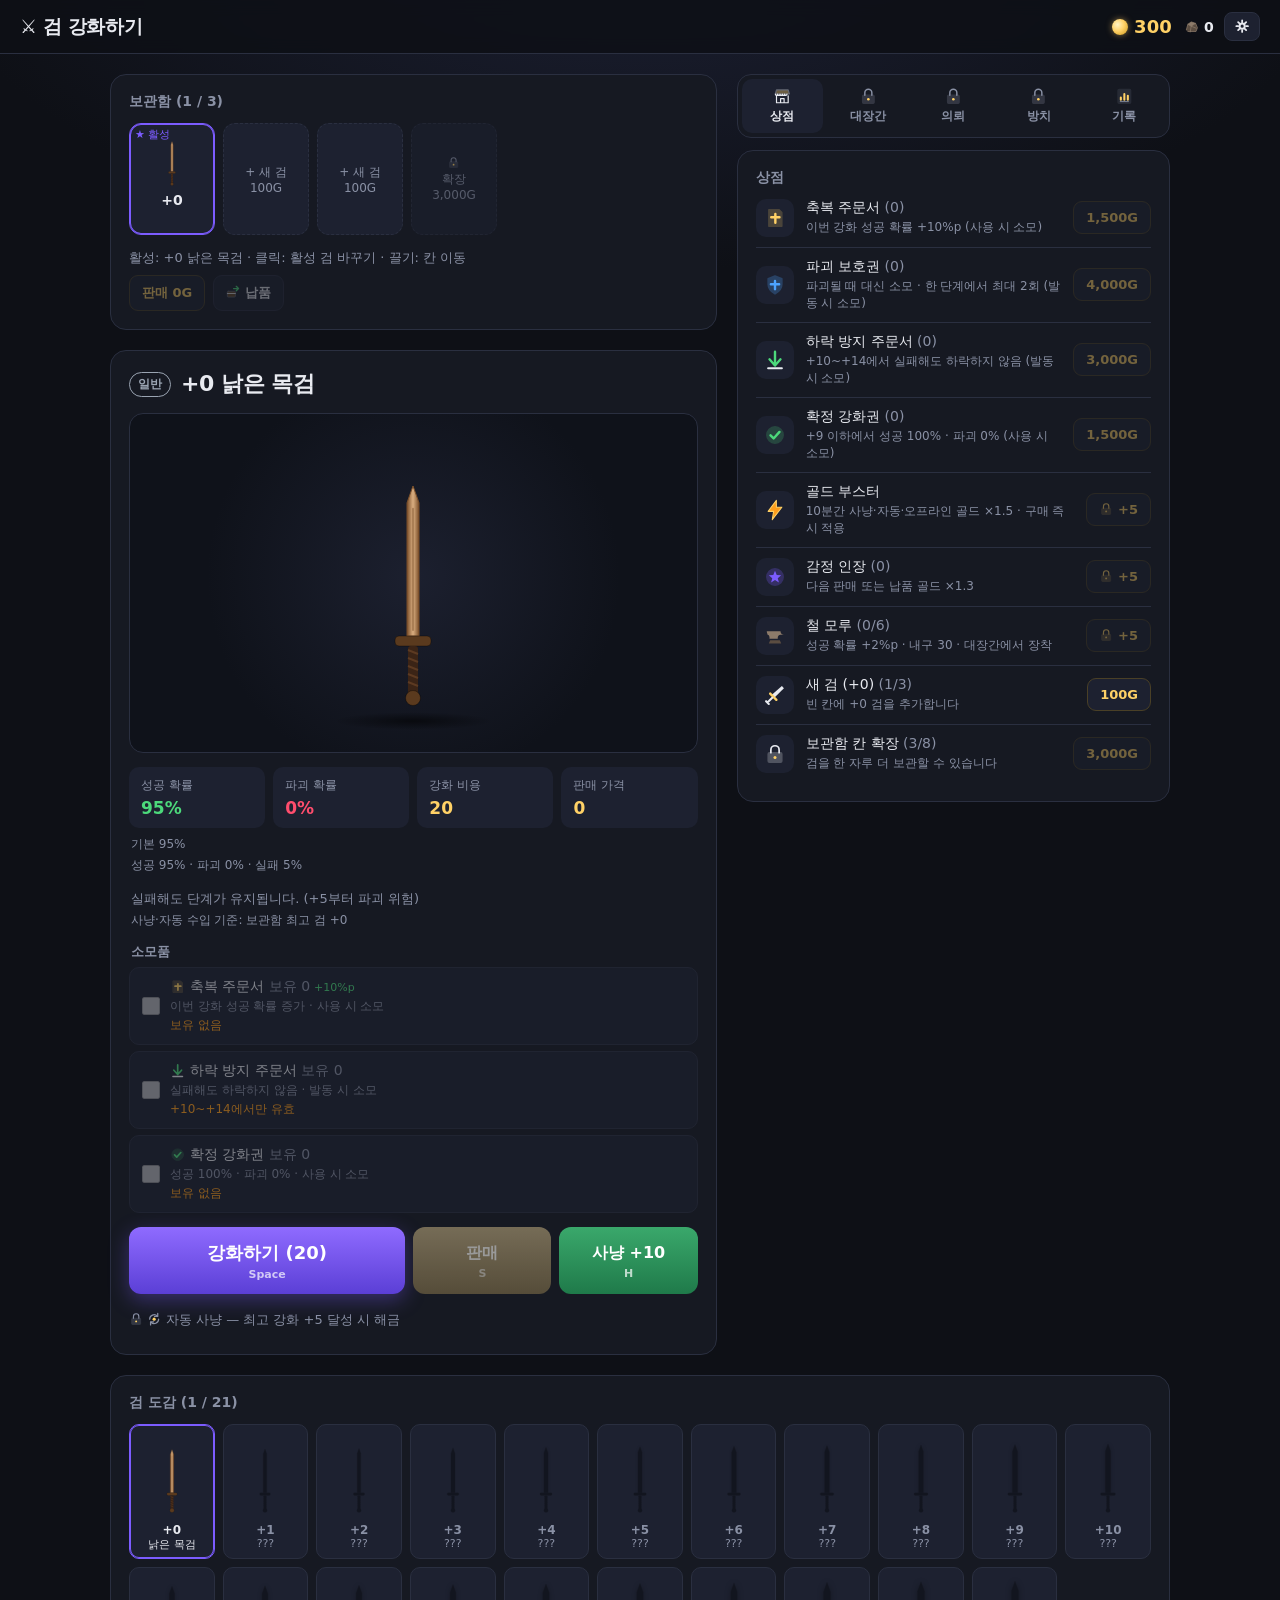
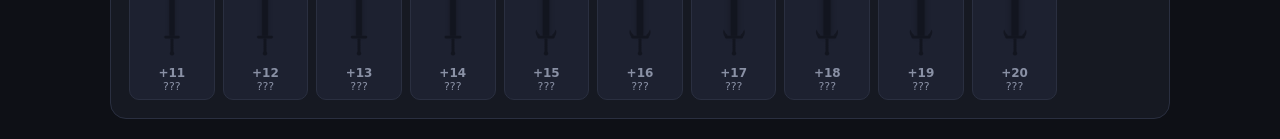
<file: index.html>
<!doctype html>
<html lang="ko">
<head>
<meta charset="utf-8">
<meta name="viewport" content="width=device-width, initial-scale=1">
<title>검 강화하기</title>
<link rel="stylesheet" href="css/style.css">
</head>
<body>

<header>
  <div class="logo">⚔️ 검 강화하기</div>
  <!-- 마지막 저장 시도가 실패한 동안 지속 배지(문구는 js/view.js) -->
  <span class="badge bad save-badge" id="saveBadge" role="status" hidden></span>
  <!-- 진행 중인 시간 이벤트 칩과 상세 팝오버(내용은 js/view.js). 이벤트가 없으면 숨김 -->
  <span class="event-wrap" id="eventWrap" hidden>
    <button class="event-chip" id="eventChip" aria-haspopup="dialog" aria-expanded="false" aria-controls="eventPop" hidden></button>
    <div class="popover event-pop" id="eventPop" hidden></div>
  </span>
  <!-- 보유한 가장 높은 단계 기념비(장식, 문구는 js/view.js) -->
  <span class="badge monument-badge" id="monumentBadge" hidden></span>
  <!-- 현재 칭호(업적 보상, 장식). 문구는 js/view.js -->
  <span class="title-badge" id="titleBadge" hidden></span>
  <div class="spacer"></div>
  <!-- 자원바·설정 묶음: 헤더가 줄바꿈하면 둘이 함께 오른쪽 끝에 붙는다(설정만 홀로 왼쪽에 떨어지지 않음) -->
  <div class="header-end">
    <div class="resbar">
      <div class="gold" id="goldBox"><span class="coin"></span><span id="gold">0</span></div>
      <div class="res-other" id="resOther"></div>
    </div>
    <div class="settings-wrap">
      <button class="icon-btn" id="btnSettings" title="설정">⚙️</button>
      <div class="popover" id="settingsPop" hidden>
        <label><input type="checkbox" id="setSound"> 🔊 소리</label>
        <label><input type="checkbox" id="setSkip"> ⏩ 강화 연출 건너뛰기</label>
        <button class="small-btn" id="btnReset" title="처음부터 다시">초기화</button>
        <!-- 게임 버전(C.VERSION, 문구는 js/view.js). 배포 뒤 새로고침 반영 확인용 -->
        <p class="muted app-version" id="appVersion"></p>
      </div>
    </div>
  </div>
  <!-- 보호 모드 배너: 닫을 수 없음. 헤더 안에 두어 항상 보이고, 탭 잠금 때 헤더와 함께 inert·잠금 화면 아래에 놓인다 -->
  <div class="save-guard" id="saveGuard" role="alert" hidden></div>
</header>

<main>
  <!-- 오른쪽 패널의 sticky 범위를 이 묶음으로 한정한다(아래 검 도감 카드를 가리지 않게) -->
  <div class="play">
    <div class="main-col">
      <section class="card">
        <h2>보관함 <span id="slotCount"></span></h2>
        <div class="strip" id="strip"></div>
        <div class="strip-actions" id="stripActions"></div>
      </section>

      <section class="card">
        <div class="title-row">
          <span class="rarity" id="rarity">일반</span>
          <span class="sword-name" id="swordName">+0 낡은 목검</span>
        </div>
        <p class="trait-line" id="traitLine" hidden></p>

        <div class="stage" id="stage">
          <div class="floor"></div>
          <div class="float"><div id="sword"></div></div>
          <canvas id="fx"></canvas>
          <div id="flash"></div>
          <div id="result"></div>
          <div class="stage-empty" id="stageEmpty" hidden></div>
        </div>

        <div class="info">
          <div><span>성공 확률</span><b id="vSucc" style="color:var(--good)">-</b><span class="gauge-line" id="gaugeLine" hidden></span></div>
          <div><span>파괴 확률</span><b id="vDest" style="color:var(--bad)">-</b> <span class="badge bad" id="destWarn" hidden>⚠ 보호 불가</span></div>
          <div><span>강화 비용</span><b id="vCost" style="color:var(--gold)">-</b></div>
          <div><span>판매 가격</span><b id="vSell" style="color:var(--gold)">-</b></div>
        </div>
        <div class="breakdown" id="breakdown"></div>
        <div class="odds-split" id="oddsSplit"></div>
        <div class="pity-gauge" id="pityLine"></div>
        <p class="note" id="note"></p>
        <p class="income-note" id="incomeNote"></p>

        <h3 class="tray-title">소모품</h3>
        <div class="tray" id="tray"></div>

        <div class="actions">
          <button class="btn btn-enhance" id="btnEnhance">강화하기<kbd id="enhanceSub">Space</kbd></button>
          <button class="btn btn-sell" id="btnSell">판매<kbd>S</kbd></button>
          <button class="btn btn-hunt" id="btnHunt">사냥<kbd id="huntSub">H</kbd></button>
        </div>
        <div class="auto-row" id="autoRow"></div>
      </section>
    </div>

    <aside class="side">
      <nav class="tabbar" id="tabbar"></nav>
      <section class="card tab-panel" data-panel="shop"><h2>상점</h2><div class="panel-body"></div></section>
      <section class="card tab-panel" data-panel="forge" hidden><h2>대장간</h2><div class="panel-body"></div></section>
      <section class="card tab-panel" data-panel="quests" hidden><h2>납품 의뢰</h2><div class="panel-body"></div></section>
      <section class="card tab-panel" data-panel="idle" hidden><h2>방치</h2><div class="panel-body"></div></section>
      <section class="card tab-panel" data-panel="records" hidden>
        <h2>기록 <span class="title-tag" id="recordsTitle" hidden></span></h2>
        <!-- 섹션 순서: 환생(m2-rebirth §7, 맨 위) → 일일 과제 → 통계 → 숙련 → 기념비 → (로그) → 업적 (m2-achievements §12) -->
        <div class="rebirth-section" id="rebirthSection"></div>
        <div class="daily-section" id="dailySection"></div>
        <h2 class="rec-sec">통계</h2>
        <div class="stats" id="statsGrid"></div>
        <h2 style="margin-top:16px"><span id="masteryHeadIcon" aria-hidden="true"></span> 숙련 <span class="muted">(+15~+19 단계별 성공 기록)</span></h2>
        <ul class="mastery-list" id="masteryList"></ul>
        <h2 style="margin-top:16px">기념비 <span class="muted" id="monumentCount"></span></h2>
        <div class="monuments" id="monumentList"></div>
        <h2 style="margin-top:16px">로그</h2>
        <ul id="log"></ul>
        <div class="ach-section" id="achSection"></div>
      </section>
    </aside>
  </div>

  <section class="card full">
    <h2>검 도감 <span id="foundCount"></span></h2>
    <div class="collection" id="collection"></div>
  </section>
</main>

<div id="toasts"></div>
<div id="banner"><div class="inner"><div class="big" id="bannerBig"></div><div class="sub" id="bannerSub"></div></div></div>
<div id="modal" hidden></div>
<div id="tabLock" hidden>
  <div class="sheet">
    <h3>다른 탭에서 게임이 실행 중입니다</h3>
    <p>저장이 서로 덮어쓰이지 않도록 이 탭을 멈췄습니다. 다른 탭을 닫았거나 이 탭에서 이어서 하려면 아래 버튼을 누르세요. 누르면 다른 탭이 멈춥니다.</p>
    <button class="small-btn gold" id="btnTakeover">이 탭에서 계속하기</button>
  </div>
</div>

<!-- 규칙 모듈(node 테스트와 공용) → 화면 모듈 → 컨트롤러 순서로 로드. file:// 에서도 동작하도록 ES 모듈을 쓰지 않는다 -->
<script src="js/constants.js"></script>
<script src="js/events.js"></script>
<script src="js/rules.js"></script>
<script src="js/forge.js"></script>
<script src="js/idle.js"></script>
<script src="js/quests.js"></script>
<script src="js/save.js"></script>
<script src="js/rebirth.js"></script>
<script src="js/achievements.js"></script>
<!-- 콘텐츠 팀 아이콘·효과음(없어도 이모지·합성음으로 동작) -->
<script src="assets/m1-icons.js"></script>
<script src="assets/m2-icons.js"></script>
<script src="assets/m1-sfx.js"></script>
<script src="js/audio.js"></script>
<script src="js/fx.js"></script>
<script src="js/view.js"></script>
<script src="js/strip-drag.js"></script>
<script src="js/tab-guard.js"></script>
<script src="js/main.js"></script>
</body>
</html>
</file>
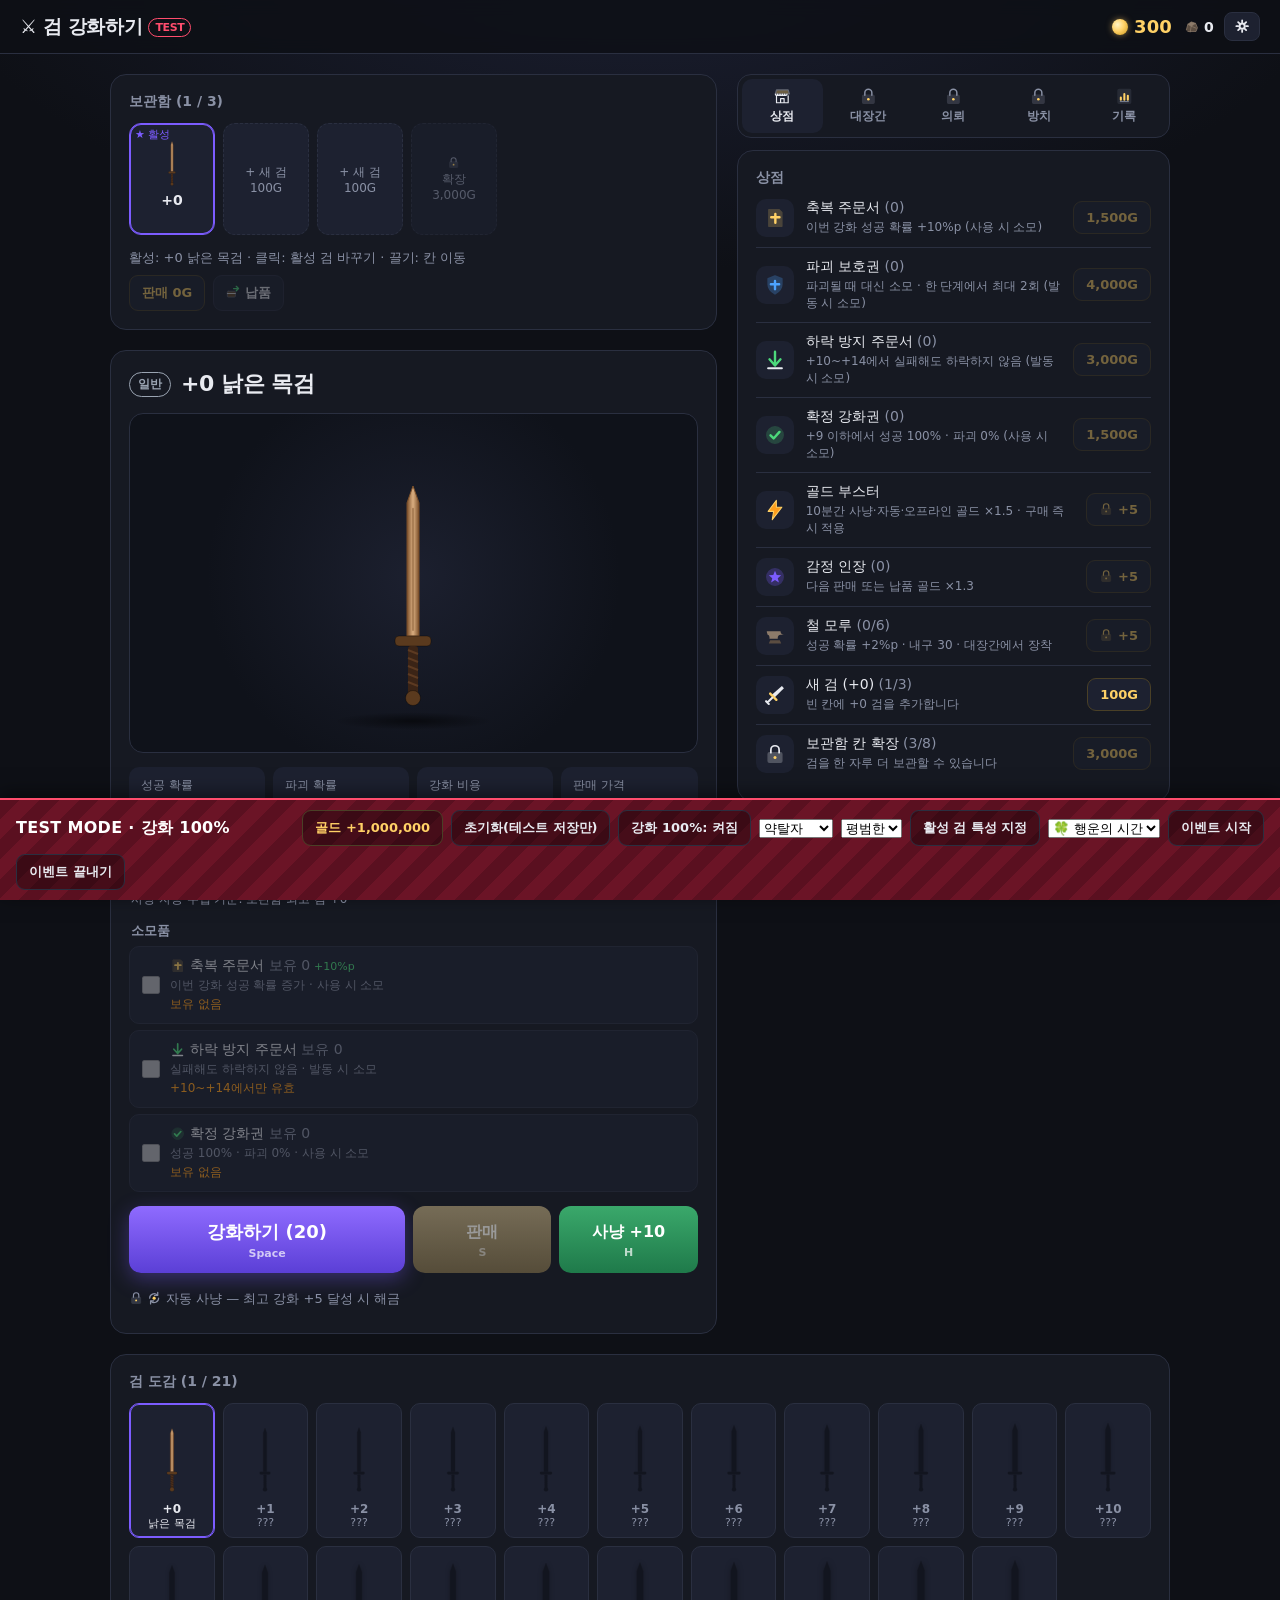
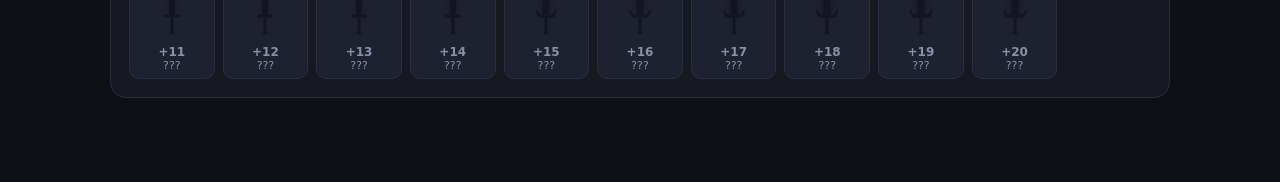
<file: test.html>
<!doctype html>
<html lang="ko">
<head>
<meta charset="utf-8">
<meta name="viewport" content="width=device-width, initial-scale=1">
<title>[TEST] 검 강화하기 · 강화 100%</title>
<link rel="stylesheet" href="css/style.css">
<link rel="stylesheet" href="css/test-mode.css">
</head>
<body class="test-mode">
<!-- 테스트 페이지: 실제 게임 스크립트를 그대로 쓰되 js/test-mode.js 설정으로 강화 100%, 저장 키 sword-enhance-test (실제 저장과 분리) -->
<div id="testBar" role="status">
  <span id="testBannerText">TEST MODE · 강화 100%</span>
  <button class="small-btn gold" data-act="testGold">골드 +1,000,000</button>
  <button class="small-btn" data-act="testReset">초기화(테스트 저장만)</button>
  <button class="small-btn" data-act="testToggleForce" id="btnTestForce">강화 100%: 켜짐</button>
  <!-- 활성 검 특성 지정(SG.rules.setTrait). 선택지는 js/test-panel.js가 상수로 채운다 -->
  <select id="testTraitKind" aria-label="특성 종류"></select>
  <select id="testTraitTier" aria-label="특성 등급"></select>
  <button class="small-btn" data-act="testSetTrait">활성 검 특성 지정</button>
  <!-- 시간 이벤트 지정(테스트 전용 SG.events.setEvent, m2-events AC 50). 선택지는 js/test-panel.js가 상수로 채운다 -->
  <select id="testEventId" aria-label="시간 이벤트"></select>
  <button class="small-btn" data-act="testSetEvent">이벤트 시작</button>
  <button class="small-btn" data-act="testEndEvent">이벤트 끝내기</button>
</div>

<header>
  <div class="logo">⚔️ 검 강화하기 <span class="badge bad">TEST</span></div>
  <!-- 마지막 저장 시도가 실패한 동안 지속 배지(문구는 js/view.js) -->
  <span class="badge bad save-badge" id="saveBadge" role="status" hidden></span>
  <!-- 진행 중인 시간 이벤트 칩과 상세 팝오버(내용은 js/view.js). 이벤트가 없으면 숨김 -->
  <span class="event-wrap" id="eventWrap" hidden>
    <button class="event-chip" id="eventChip" aria-haspopup="dialog" aria-expanded="false" aria-controls="eventPop" hidden></button>
    <div class="popover event-pop" id="eventPop" hidden></div>
  </span>
  <!-- 보유한 가장 높은 단계 기념비(장식, 문구는 js/view.js) -->
  <span class="badge monument-badge" id="monumentBadge" hidden></span>
  <!-- 현재 칭호(업적 보상, 장식). 문구는 js/view.js -->
  <span class="title-badge" id="titleBadge" hidden></span>
  <div class="spacer"></div>
  <!-- 자원바·설정 묶음: 헤더가 줄바꿈하면 둘이 함께 오른쪽 끝에 붙는다(설정만 홀로 왼쪽에 떨어지지 않음) -->
  <div class="header-end">
    <div class="resbar">
      <div class="gold" id="goldBox"><span class="coin"></span><span id="gold">0</span></div>
      <div class="res-other" id="resOther"></div>
    </div>
    <div class="settings-wrap">
      <button class="icon-btn" id="btnSettings" title="설정">⚙️</button>
      <div class="popover" id="settingsPop" hidden>
        <label><input type="checkbox" id="setSound"> 🔊 소리</label>
        <label><input type="checkbox" id="setSkip"> ⏩ 강화 연출 건너뛰기</label>
        <button class="small-btn" id="btnReset" title="처음부터 다시">초기화</button>
        <!-- 게임 버전(C.VERSION, 문구는 js/view.js). 배포 뒤 새로고침 반영 확인용 -->
        <p class="muted app-version" id="appVersion"></p>
      </div>
    </div>
  </div>
  <!-- 보호 모드 배너: 닫을 수 없음. 헤더 안에 두어 항상 보이고, 탭 잠금 때 헤더와 함께 inert·잠금 화면 아래에 놓인다 -->
  <div class="save-guard" id="saveGuard" role="alert" hidden></div>
</header>

<main>
  <!-- 오른쪽 패널의 sticky 범위를 이 묶음으로 한정한다(아래 검 도감 카드를 가리지 않게) -->
  <div class="play">
    <div class="main-col">
      <section class="card">
        <h2>보관함 <span id="slotCount"></span></h2>
        <div class="strip" id="strip"></div>
        <div class="strip-actions" id="stripActions"></div>
      </section>

      <section class="card">
        <div class="title-row">
          <span class="rarity" id="rarity">일반</span>
          <span class="sword-name" id="swordName">+0 낡은 목검</span>
        </div>
        <p class="trait-line" id="traitLine" hidden></p>

        <div class="stage" id="stage">
          <div class="floor"></div>
          <div class="float"><div id="sword"></div></div>
          <canvas id="fx"></canvas>
          <div id="flash"></div>
          <div id="result"></div>
          <div class="stage-empty" id="stageEmpty" hidden></div>
        </div>

        <div class="info">
          <div><span>성공 확률</span><b id="vSucc" style="color:var(--good)">-</b><span class="gauge-line" id="gaugeLine" hidden></span></div>
          <div><span>파괴 확률</span><b id="vDest" style="color:var(--bad)">-</b> <span class="badge bad" id="destWarn" hidden>⚠ 보호 불가</span></div>
          <div><span>강화 비용</span><b id="vCost" style="color:var(--gold)">-</b></div>
          <div><span>판매 가격</span><b id="vSell" style="color:var(--gold)">-</b></div>
        </div>
        <div class="breakdown" id="breakdown"></div>
        <div class="odds-split" id="oddsSplit"></div>
        <div class="pity-gauge" id="pityLine"></div>
        <p class="note" id="note"></p>
        <p class="income-note" id="incomeNote"></p>

        <h3 class="tray-title">소모품</h3>
        <div class="tray" id="tray"></div>

        <div class="actions">
          <button class="btn btn-enhance" id="btnEnhance">강화하기<kbd id="enhanceSub">Space</kbd></button>
          <button class="btn btn-sell" id="btnSell">판매<kbd>S</kbd></button>
          <button class="btn btn-hunt" id="btnHunt">사냥<kbd id="huntSub">H</kbd></button>
        </div>
        <div class="auto-row" id="autoRow"></div>
      </section>
    </div>

    <aside class="side">
      <nav class="tabbar" id="tabbar"></nav>
      <section class="card tab-panel" data-panel="shop"><h2>상점</h2><div class="panel-body"></div></section>
      <section class="card tab-panel" data-panel="forge" hidden><h2>대장간</h2><div class="panel-body"></div></section>
      <section class="card tab-panel" data-panel="quests" hidden><h2>납품 의뢰</h2><div class="panel-body"></div></section>
      <section class="card tab-panel" data-panel="idle" hidden><h2>방치</h2><div class="panel-body"></div></section>
      <section class="card tab-panel" data-panel="records" hidden>
        <h2>기록 <span class="title-tag" id="recordsTitle" hidden></span></h2>
        <!-- 섹션 순서: 환생(m2-rebirth §7, 맨 위) → 일일 과제 → 통계 → 숙련 → 기념비 → (로그) → 업적 (m2-achievements §12) -->
        <div class="rebirth-section" id="rebirthSection"></div>
        <div class="daily-section" id="dailySection"></div>
        <h2 class="rec-sec">통계</h2>
        <div class="stats" id="statsGrid"></div>
        <h2 style="margin-top:16px"><span id="masteryHeadIcon" aria-hidden="true"></span> 숙련 <span class="muted">(+15~+19 단계별 성공 기록)</span></h2>
        <ul class="mastery-list" id="masteryList"></ul>
        <h2 style="margin-top:16px">기념비 <span class="muted" id="monumentCount"></span></h2>
        <div class="monuments" id="monumentList"></div>
        <h2 style="margin-top:16px">로그</h2>
        <ul id="log"></ul>
        <div class="ach-section" id="achSection"></div>
      </section>
    </aside>
  </div>

  <section class="card full">
    <h2>검 도감 <span id="foundCount"></span></h2>
    <div class="collection" id="collection"></div>
  </section>
</main>

<div id="toasts"></div>
<div id="banner"><div class="inner"><div class="big" id="bannerBig"></div><div class="sub" id="bannerSub"></div></div></div>
<div id="modal" hidden></div>
<div id="tabLock" hidden>
  <div class="sheet">
    <h3>다른 탭에서 게임이 실행 중입니다</h3>
    <p>저장이 서로 덮어쓰이지 않도록 이 탭을 멈췄습니다. 다른 탭을 닫았거나 이 탭에서 이어서 하려면 아래 버튼을 누르세요. 누르면 다른 탭이 멈춥니다.</p>
    <button class="small-btn gold" id="btnTakeover">이 탭에서 계속하기</button>
  </div>
</div>

<!-- 규칙 모듈(node 테스트와 공용) → 화면 모듈 → 컨트롤러 순서로 로드. file:// 에서도 동작하도록 ES 모듈을 쓰지 않는다 -->
<!-- 테스트 설정은 constants.js보다 먼저 -->
<script src="js/test-mode.js"></script>
<script src="js/constants.js"></script>
<script src="js/events.js"></script>
<script src="js/rules.js"></script>
<script src="js/forge.js"></script>
<script src="js/idle.js"></script>
<script src="js/quests.js"></script>
<script src="js/save.js"></script>
<script src="js/rebirth.js"></script>
<script src="js/achievements.js"></script>
<!-- 콘텐츠 팀 아이콘·효과음(없어도 이모지·합성음으로 동작) -->
<script src="assets/m1-icons.js"></script>
<script src="assets/m2-icons.js"></script>
<script src="assets/m1-sfx.js"></script>
<script src="js/audio.js"></script>
<script src="js/fx.js"></script>
<script src="js/view.js"></script>
<script src="js/strip-drag.js"></script>
<script src="js/tab-guard.js"></script>
<!-- 테스트 조작판은 main.js보다 먼저 등록 -->
<script src="js/test-panel.js"></script>
<script src="js/main.js"></script>
</body>
</html>
</file>
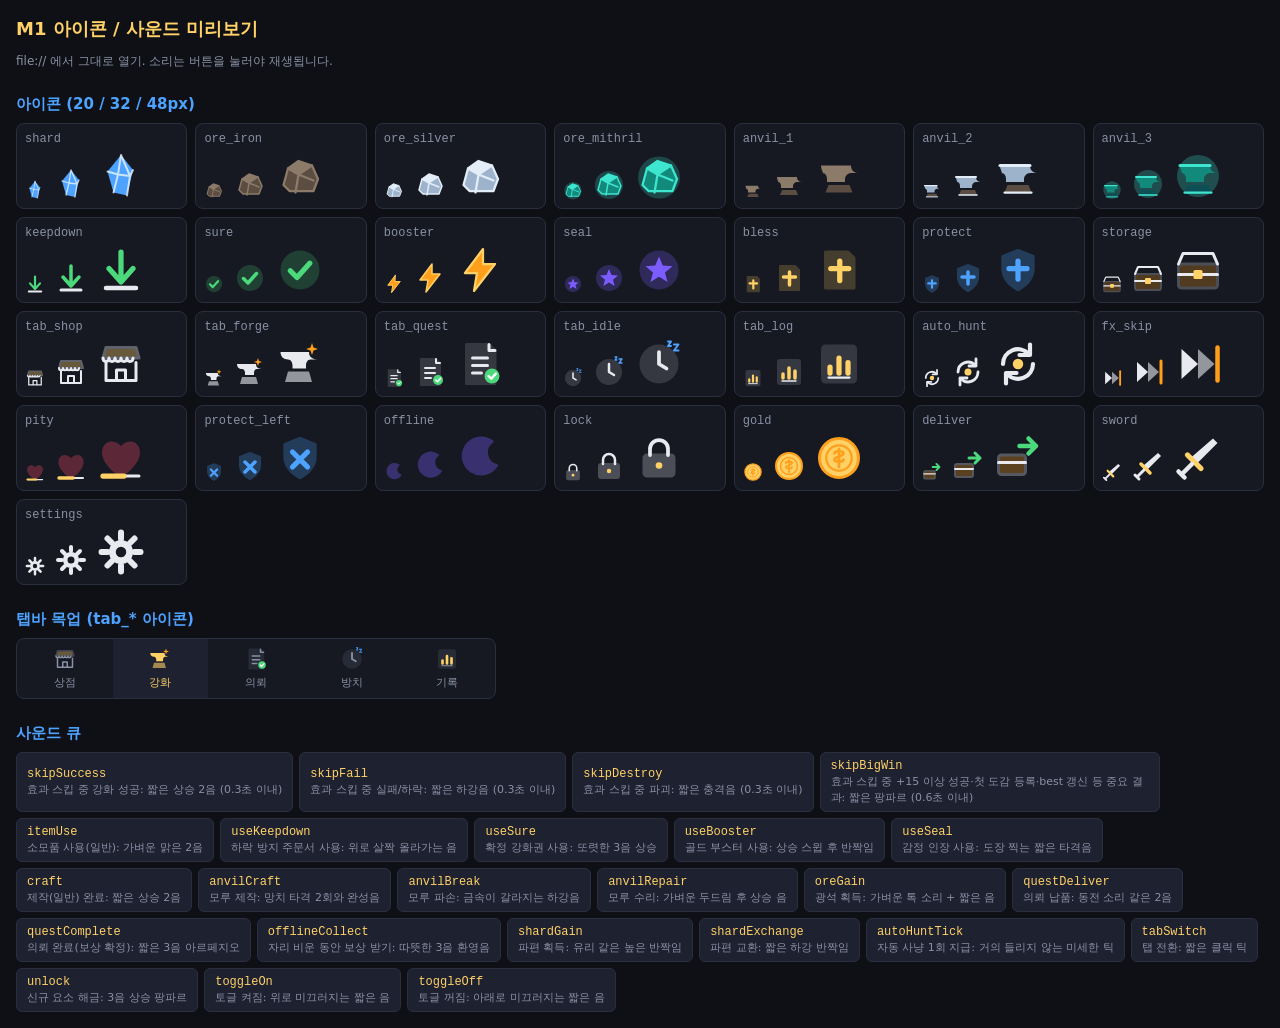
<file: assets/m1-preview.html>
<!doctype html>
<html lang="ko">
<head>
<meta charset="utf-8">
<meta name="viewport" content="width=device-width,initial-scale=1">
<title>M1 아이콘/사운드 미리보기</title>
<style>
  :root {
    --bg: #0e1016;
    --panel: #161922;
    --panel2: #1d2130;
    --line: #2a2f40;
    --text: #e8eaf0;
    --muted: #8a91a5;
    --gold: #ffd166;
    --good: #4cd97b;
    --bad: #ff4d6d;
    --warn: #ff9f1c;
    --info: #4da3ff;
    --accent: #7c5cff;
    --tier: #3a4060;
  }
  * { box-sizing: border-box; }
  body { margin: 0; padding: 16px; background: var(--bg); color: var(--text); font: 14px/1.4 system-ui, sans-serif; }
  h1 { font-size: 18px; margin: 0 0 12px; color: var(--gold); }
  h2 { font-size: 15px; margin: 24px 0 8px; color: var(--info); }
  .grid { display: grid; grid-template-columns: repeat(auto-fill, minmax(150px, 1fr)); gap: 8px; }
  .card { background: var(--panel); border: 1px solid var(--line); border-radius: 8px; padding: 8px; }
  .card .k { font: 12px monospace; color: var(--muted); margin-bottom: 6px; word-break: break-all; }
  .sizes { display: flex; align-items: flex-end; gap: 10px; color: var(--text); }
  .sizes span { display: inline-block; line-height: 0; }
  svg { width: 1em; height: 1em; display: block; }
  .tabbar { display: flex; background: var(--panel); border: 1px solid var(--line); border-radius: 8px; max-width: 480px; }
  .tabbar button { flex: 1; background: none; border: 0; color: var(--muted); padding: 8px 4px; cursor: pointer; font-size: 11px; font-family: inherit; }
  .tabbar button .ic { font-size: 24px; line-height: 0; display: flex; justify-content: center; margin-bottom: 4px; }
  .tabbar button.on { color: var(--gold); background: var(--panel2); }
  .sfx { display: flex; flex-wrap: wrap; gap: 6px; }
  .sfx button { background: var(--panel2); color: var(--text); border: 1px solid var(--line); border-radius: 6px; padding: 6px 10px; cursor: pointer; text-align: left; max-width: 340px; font-family: inherit; }
  .sfx button:hover { border-color: var(--accent); }
  .sfx button b { display: block; font: 12px monospace; color: var(--gold); }
  .sfx button small { color: var(--muted); font-size: 11px; }
  .note { color: var(--muted); font-size: 12px; }
</style>
</head>
<body>
<h1>M1 아이콘 / 사운드 미리보기</h1>
<p class="note">file:// 에서 그대로 열기. 소리는 버튼을 눌러야 재생됩니다.</p>

<h2>아이콘 (20 / 32 / 48px)</h2>
<div class="grid" id="icons"></div>

<h2>탭바 목업 (tab_* 아이콘)</h2>
<div class="tabbar" id="tabbar"></div>

<h2>사운드 큐</h2>
<div class="sfx" id="sfx"></div>

<script src="./m1-icons.js"></script>
<script src="./m1-sfx.js"></script>
<script>
(function () {
  var actx = null;
  function ac() {
    try {
      if (!actx) actx = new (window.AudioContext || window.webkitAudioContext)();
      if (actx.state === 'suspended') actx.resume();
      return actx;
    } catch (e) { return null; }
  }
  function tone(freq, dur, type, vol, delay, slideTo) {
    if (type === undefined) type = 'sine';
    if (vol === undefined) vol = .12;
    if (delay === undefined) delay = 0;
    if (slideTo === undefined) slideTo = null;
    var a = ac(); if (!a) return;
    var t = a.currentTime + delay;
    var o = a.createOscillator();
    var g = a.createGain();
    o.type = type;
    o.frequency.setValueAtTime(freq, t);
    if (slideTo) o.frequency.exponentialRampToValueAtTime(slideTo, t + dur);
    g.gain.setValueAtTime(vol, t);
    g.gain.exponentialRampToValueAtTime(0.0001, t + dur);
    o.connect(g).connect(a.destination);
    o.start(t); o.stop(t + dur + .02);
  }
  function noise(dur, vol) {
    if (vol === undefined) vol = .2;
    var a = ac(); if (!a) return;
    var buf = a.createBuffer(1, a.sampleRate * dur, a.sampleRate);
    var data = buf.getChannelData(0);
    for (var i = 0; i < data.length; i++) data[i] = (Math.random() * 2 - 1) * (1 - i / data.length);
    var src = a.createBufferSource();
    var g = a.createGain();
    g.gain.value = vol;
    src.buffer = buf;
    src.connect(g).connect(a.destination);
    src.start();
  }

  var icons = window.M1_ICONS || {};
  var grid = document.getElementById('icons');
  Object.keys(icons).forEach(function (k) {
    var c = document.createElement('div'); c.className = 'card';
    var l = document.createElement('div'); l.className = 'k'; l.textContent = k;
    var r = document.createElement('div'); r.className = 'sizes';
    [20, 32, 48].forEach(function (px) {
      var s = document.createElement('span');
      s.style.fontSize = px + 'px';
      s.title = px + 'px';
      s.innerHTML = icons[k];
      r.appendChild(s);
    });
    c.appendChild(l); c.appendChild(r); grid.appendChild(c);
  });

  var tabs = [['tab_shop', '상점'], ['tab_forge', '강화'], ['tab_quest', '의뢰'], ['tab_idle', '방치'], ['tab_log', '기록']];
  var bar = document.getElementById('tabbar');
  tabs.forEach(function (t, i) {
    var b = document.createElement('button');
    if (i === 1) b.className = 'on';
    b.innerHTML = '<span class="ic">' + (icons[t[0]] || '') + '</span>' + t[1];
    b.onclick = function () {
      Array.prototype.forEach.call(bar.children, function (x) { x.classList.remove('on'); });
      b.classList.add('on');
      window.M1_SFX_PLAY('tabSwitch', tone, noise);
    };
    bar.appendChild(b);
  });

  var sfx = document.getElementById('sfx');
  var desc = window.M1_SFX_DESC || {};
  Object.keys(window.M1_SFX || {}).forEach(function (name) {
    var b = document.createElement('button');
    var n = document.createElement('b'); n.textContent = name;
    var d = document.createElement('small'); d.textContent = desc[name] || '';
    b.appendChild(n); b.appendChild(d);
    b.onclick = function () { window.M1_SFX_PLAY(name, tone, noise); };
    sfx.appendChild(b);
  });
})();
</script>
</body>
</html>
</file>
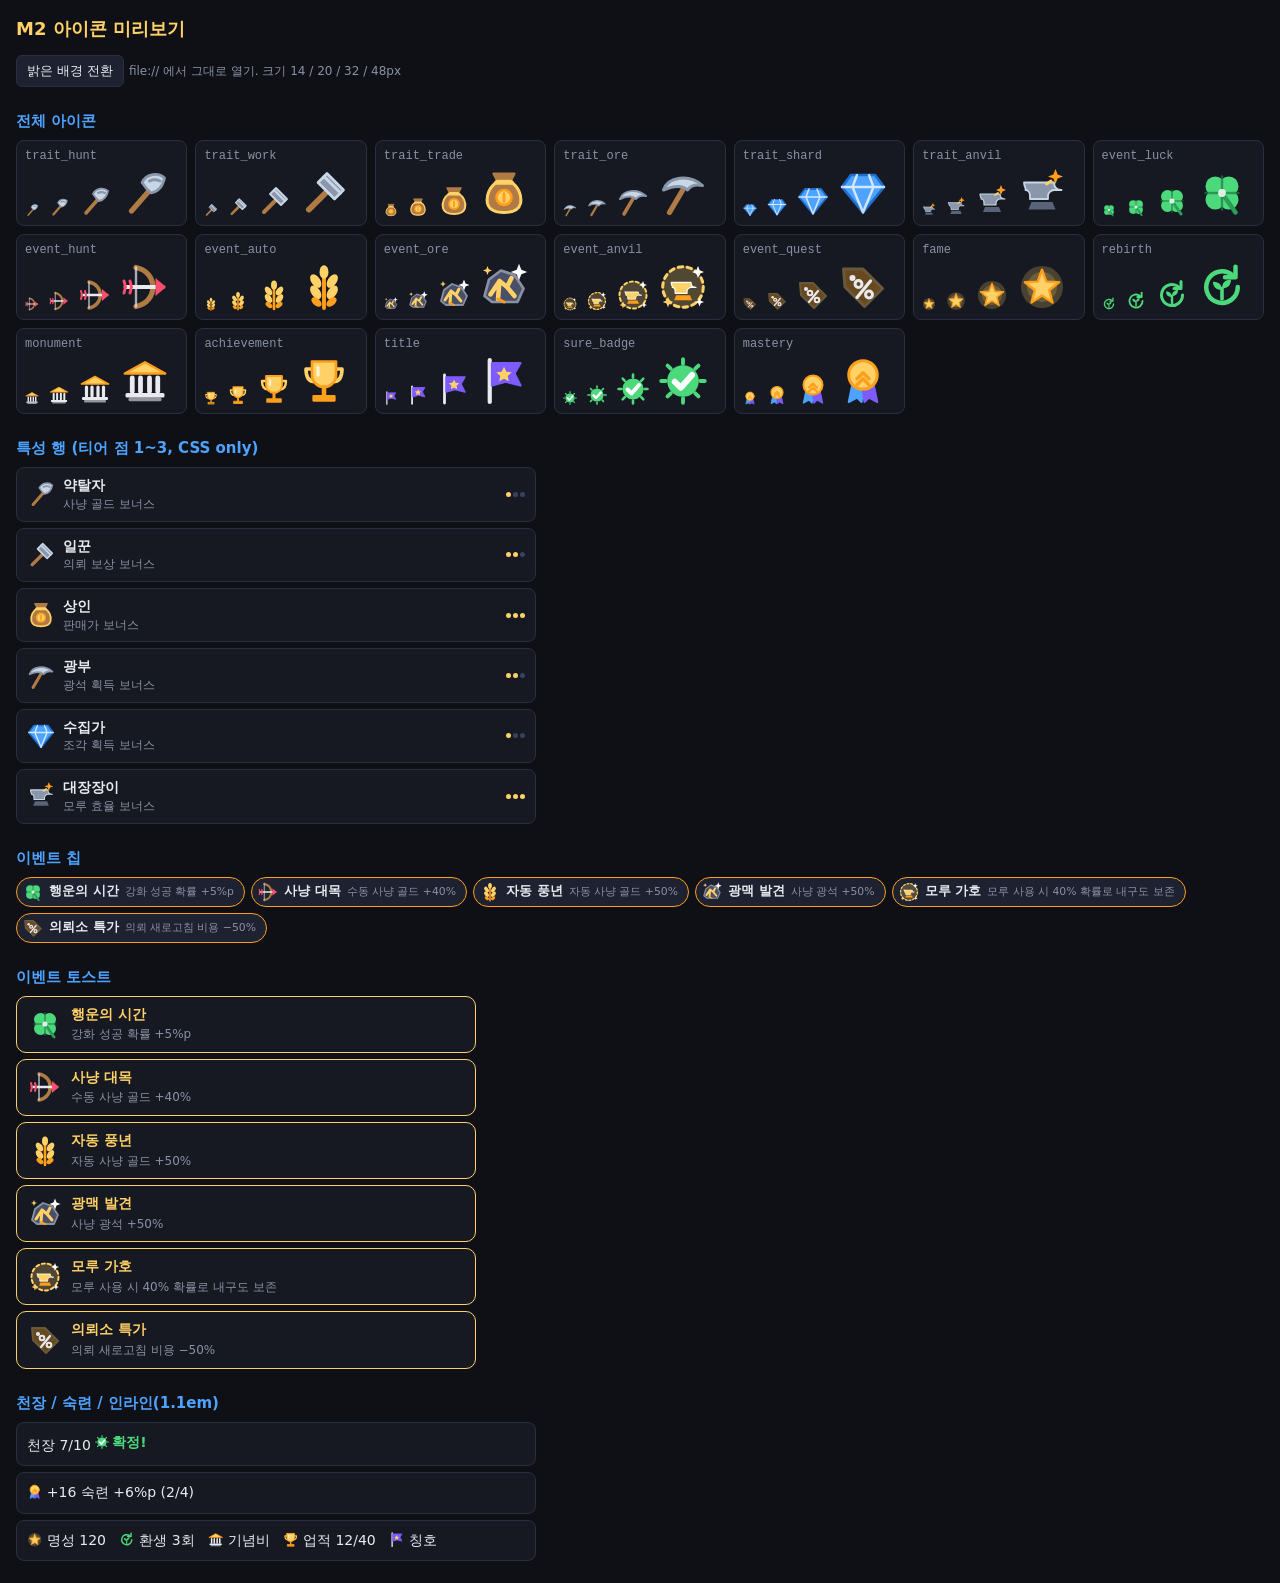
<file: assets/m2-preview.html>
<!doctype html>
<html lang="ko">
<head>
<meta charset="utf-8">
<meta name="viewport" content="width=device-width,initial-scale=1">
<title>M2 아이콘 미리보기</title>
<style>
  :root {
    --bg: #0e1016;
    --panel: #161922;
    --panel2: #1d2130;
    --line: #2a2f40;
    --text: #e8eaf0;
    --muted: #8a91a5;
    --gold: #ffd166;
    --good: #4cd97b;
    --bad: #ff4d6d;
    --warn: #ff9f1c;
    --info: #4da3ff;
    --accent: #7c5cff;
    --tier: #3a4060;
  }
  body.light { --bg: #f2f3f7; --panel: #ffffff; --panel2: #e8eaf2; --line: #c9cddb; --text: #1a1d28; --muted: #5a6075; }
  * { box-sizing: border-box; }
  body { margin: 0; padding: 16px; background: var(--bg); color: var(--text); font: 14px/1.4 system-ui, sans-serif; }
  h1 { font-size: 18px; margin: 0 0 12px; color: var(--gold); }
  h2 { font-size: 15px; margin: 24px 0 8px; color: var(--info); }
  button.tg { background: var(--panel2); color: var(--text); border: 1px solid var(--line); border-radius: 6px; padding: 6px 10px; cursor: pointer; font-family: inherit; }
  .grid { display: grid; grid-template-columns: repeat(auto-fill, minmax(170px, 1fr)); gap: 8px; }
  .card { background: var(--panel); border: 1px solid var(--line); border-radius: 8px; padding: 8px; }
  .card .k { font: 12px monospace; color: var(--muted); margin-bottom: 6px; word-break: break-all; }
  .sizes { display: flex; align-items: flex-end; gap: 10px; color: var(--text); }
  .sizes span { display: inline-block; line-height: 0; }
  svg { width: 1em; height: 1em; display: block; }
  .ic-inline { display: inline-block; width: 1.1em; height: 1.1em; vertical-align: -0.2em; line-height: 0; }
  .ic-inline svg { width: 100%; height: 100%; }
  .row { display: flex; align-items: center; gap: 8px; background: var(--panel); border: 1px solid var(--line); border-radius: 8px; padding: 8px 10px; margin-bottom: 6px; max-width: 520px; }
  .row .ico { font-size: 28px; line-height: 0; flex: none; }
  .row .nm { font-weight: 600; }
  .row .ds { color: var(--muted); font-size: 12px; }
  .pips { display: inline-flex; gap: 2px; margin-left: auto; }
  .pips i { width: 5px; height: 5px; border-radius: 50%; background: var(--tier); display: block; }
  .pips i.on { background: var(--gold); }
  .chips { display: flex; flex-wrap: wrap; gap: 6px; }
  .chip { display: inline-flex; align-items: center; gap: 6px; background: var(--panel2); border: 1px solid var(--warn); border-radius: 999px; padding: 4px 10px 4px 6px; font-size: 13px; }
  .chip .ico { font-size: 20px; line-height: 0; }
  .chip small { color: var(--muted); }
  .toast { display: flex; align-items: center; gap: 10px; background: var(--panel); border: 1px solid var(--gold); border-radius: 10px; padding: 8px 12px; margin-bottom: 6px; max-width: 460px; }
  .toast .ico { font-size: 32px; line-height: 0; flex: none; }
  .toast b { display: block; color: var(--gold); }
  .toast span.d { color: var(--muted); font-size: 12px; }
  .mock { background: var(--panel); border: 1px solid var(--line); border-radius: 8px; padding: 10px; max-width: 520px; margin-bottom: 6px; }
  .sure { display: inline-flex; align-items: center; gap: 3px; color: var(--good); font-weight: 700; }
  .sure .ic-inline { width: 14px; height: 14px; vertical-align: 0; }
  .note { color: var(--muted); font-size: 12px; }
</style>
</head>
<body>
<h1>M2 아이콘 미리보기</h1>
<p><button class="tg" id="tg">밝은 배경 전환</button> <span class="note">file:// 에서 그대로 열기. 크기 14 / 20 / 32 / 48px</span></p>

<h2>전체 아이콘</h2>
<div class="grid" id="icons"></div>

<h2>특성 행 (티어 점 1~3, CSS only)</h2>
<div id="traits"></div>

<h2>이벤트 칩</h2>
<div class="chips" id="chips"></div>

<h2>이벤트 토스트</h2>
<div id="toasts"></div>

<h2>천장 / 숙련 / 인라인(1.1em)</h2>
<div class="mock">천장 7/10 <span class="sure"><span class="ic-inline" data-i="sure_badge"></span>확정!</span></div>
<div class="mock"><span class="ic-inline" data-i="mastery"></span> +16 숙련 +6%p (2/4)</div>
<div class="mock">
  <span class="ic-inline" data-i="fame"></span> 명성 120 &nbsp;
  <span class="ic-inline" data-i="rebirth"></span> 환생 3회 &nbsp;
  <span class="ic-inline" data-i="monument"></span> 기념비 &nbsp;
  <span class="ic-inline" data-i="achievement"></span> 업적 12/40 &nbsp;
  <span class="ic-inline" data-i="title"></span> 칭호
</div>

<script src="./m2-icons.js"></script>
<script>
(function () {
  var I = window.M2_ICONS, keys = Object.keys(I);
  function $(id) { return document.getElementById(id); }
  var g = $('icons');
  keys.forEach(function (k) {
    var c = document.createElement('div'); c.className = 'card';
    c.innerHTML = '<div class="k">' + k + '</div><div class="sizes">' +
      [14, 20, 32, 48].map(function (n) { return '<span style="font-size:' + n + 'px">' + I[k] + '</span>'; }).join('') + '</div>';
    g.appendChild(c);
  });
  var T = [
    ['trait_hunt', '약탈자', '사냥 골드 보너스', 1], ['trait_work', '일꾼', '의뢰 보상 보너스', 2],
    ['trait_trade', '상인', '판매가 보너스', 3], ['trait_ore', '광부', '광석 획득 보너스', 2],
    ['trait_shard', '수집가', '조각 획득 보너스', 1], ['trait_anvil', '대장장이', '모루 효율 보너스', 3]
  ];
  $('traits').innerHTML = T.map(function (t) {
    var p = ''; for (var i = 1; i <= 3; i++) p += '<i' + (i <= t[3] ? ' class="on"' : '') + '></i>';
    return '<div class="row"><span class="ico">' + I[t[0]] + '</span><div><div class="nm">' + t[1] + '</div><div class="ds">' + t[2] + '</div></div><span class="pips" title="티어 ' + t[3] + '">' + p + '</span></div>';
  }).join('');
  var E = [
    ['event_luck', '행운의 시간', '강화 성공 확률 +5%p'], ['event_hunt', '사냥 대목', '수동 사냥 골드 +40%'],
    ['event_auto', '자동 풍년', '자동 사냥 골드 +50%'], ['event_ore', '광맥 발견', '사냥 광석 +50%'],
    ['event_anvil', '모루 가호', '모루 사용 시 40% 확률로 내구도 보존'], ['event_quest', '의뢰소 특가', '의뢰 새로고침 비용 −50%']
  ];
  $('chips').innerHTML = E.map(function (e) {
    return '<span class="chip"><span class="ico">' + I[e[0]] + '</span><b>' + e[1] + '</b><small>' + e[2] + '</small></span>';
  }).join('');
  $('toasts').innerHTML = E.map(function (e) {
    return '<div class="toast"><span class="ico">' + I[e[0]] + '</span><div><b>' + e[1] + '</b><span class="d">' + e[2] + '</span></div></div>';
  }).join('');
  Array.prototype.forEach.call(document.querySelectorAll('[data-i]'), function (el) { el.innerHTML = I[el.getAttribute('data-i')]; });
  $('tg').onclick = function () { document.body.classList.toggle('light'); };
})();
</script>
</body>
</html>
</file>
<file: css/style.css>
:root {
  --bg: #0e1016;
  --panel: #161922;
  --panel2: #1d2130;
  --line: #2a2f40;
  --text: #e8eaf0;
  --muted: #8a91a5;
  --gold: #ffd166;
  --good: #4cd97b;
  --bad: #ff4d6d;
  --warn: #ff9f1c;
  --info: #4da3ff;
  --accent: #7c5cff;
  --tier: #3a4060;
  --scroll-thumb: color-mix(in srgb, var(--muted) 35%, transparent);
  --scroll-thumb-hover: color-mix(in srgb, var(--muted) 60%, transparent);
}
* { box-sizing: border-box; }
html, body { margin: 0; }
body {
  background: radial-gradient(1200px 600px at 50% -10%, #1d2135 0%, var(--bg) 60%) fixed var(--bg);
  color: var(--text);
  font-family: "Pretendard", "Apple SD Gothic Neo", "Malgun Gothic", system-ui, sans-serif;
  min-height: 100vh;
  -webkit-tap-highlight-color: transparent;
}
button { font: inherit; }

/* ---------- 스크롤바: 페이지·우측 패널·로그·보관함 스트립 등 모든 스크롤 영역을 어두운 테마로 ---------- */
/* 표준 속성(Firefox·Chrome 121+)이 있으면 ::-webkit-scrollbar는 무시된다. 나머지(Safari 등)는 아래 규칙을 쓴다 */
* { scrollbar-width: thin; scrollbar-color: var(--scroll-thumb) transparent; }
html { scrollbar-color: var(--scroll-thumb) var(--bg); }
::-webkit-scrollbar { width: 10px; height: 10px; }
::-webkit-scrollbar-track, ::-webkit-scrollbar-corner { background: transparent; }
html::-webkit-scrollbar-track { background: var(--bg); }
::-webkit-scrollbar-thumb {
  background: var(--scroll-thumb); border-radius: 999px;
  border: 2px solid transparent; background-clip: padding-box;
}
::-webkit-scrollbar-thumb:hover { background-color: var(--scroll-thumb-hover); }

/* ---------- 헤더 ---------- */
/* 모든 폭에서 항목이 한 줄에 다 들어가면 한 줄(평소 데스크톱 배치 그대로), 넘치면 다음 줄로 내려간다(가로 넘침·겹침 없음, REQ-046).
 * 항목(로고·배지·칩)은 줄어들지 않는다(V4: 헤더 항목에 min-width:0 금지) */
header {
  position: sticky; top: 0; z-index: 20;
  display: flex; flex-wrap: wrap; align-items: center; gap: 10px;
  padding: 12px 20px;
  background: rgba(14, 16, 22, .85);
  backdrop-filter: blur(8px);
  border-bottom: 1px solid var(--line);
}
.logo { flex-shrink: 0; white-space: nowrap; font-weight: 800; font-size: 19px; letter-spacing: -.02em; }
header > .badge { flex-shrink: 0; }
.spacer { flex: 1; }
/* 자원바·설정은 한 묶음으로 줄바꿈하고, 다음 줄로 내려가도 한 줄일 때처럼 오른쪽 끝에 붙는다(m1-overview §4).
 * 한 줄이면 spacer가 빈자리를 다 가져가 auto 여백은 0이고, gap은 헤더와 같아 기본 배치가 그대로다 */
.header-end { display: flex; align-items: center; gap: 10px; margin-left: auto; }
.gold {
  position: relative;
  display: flex; align-items: center; gap: 6px;
  font-weight: 800; font-size: 18px; color: var(--gold);
  font-variant-numeric: tabular-nums;
}
.gold.bump { animation: bump .3s; }
.gold.deny { animation: deny .35s; color: var(--bad); }
.coin {
  width: 16px; height: 16px; border-radius: 50%;
  background: radial-gradient(circle at 35% 35%, #fff3c4, #ffd166 45%, #c8941a);
  box-shadow: 0 0 6px rgba(255, 209, 102, .5);
}
.icon-btn {
  background: var(--panel2); color: var(--text);
  border: 1px solid var(--line); border-radius: 8px;
  padding: 6px 10px; font-size: 13px; cursor: pointer;
}
.icon-btn:hover { border-color: #3c4358; }

/* ---------- 저장 안전: 보호 모드 배너 / 저장 실패 배지 ----------
 * 배너는 sticky 헤더의 마지막 줄(z 20)이라 항상 보이고(720px 이하에서는 보호 모드 동안 헤더가 흐름 배치), 하단 탭바(z 40)·토스트(z 50)와 겹치지 않으며 잠금 화면(z 90) 아래에 있다 */
/* 배너는 전체 폭(flex-basis 100%)이라 줄바꿈하는 헤더의 마지막 줄로 내려간다 */
.save-guard {
  flex: 1 1 100%; display: flex; flex-wrap: wrap; align-items: center; gap: 8px 12px;
  padding: 10px 12px; border: 1px solid var(--bad); border-radius: 10px;
  background: color-mix(in srgb, var(--bad) 14%, var(--panel));
}
.save-guard-text { flex: 1 1 260px; margin: 0; font-size: 13px; font-weight: 700; line-height: 1.5; }
.save-guard-actions { display: flex; flex-wrap: wrap; gap: 6px; }
.save-guard-raw {
  flex: 1 1 100%; height: 96px; max-height: 120px; overflow: auto; resize: vertical; padding: 8px;
  background: var(--panel2); color: var(--text); border: 1px solid var(--line); border-radius: 8px;
  font: 12px/1.4 ui-monospace, monospace;
}
/* 배너로 헤더가 화면 높이만큼 높아질 수 있어 넓은 화면의 sticky 오른쪽 패널(top·max-height가 헤더 높이 기준)이 너무 작아지므로 흐름 배치로 돌린다 */
.save-guarded .side { position: static; max-height: none; overflow: visible; }
.save-badge { font-size: 12px; }
/* 복사 대체 경로(execCommand)용 임시 칸: 화면에 보이지 않게 */
.clip-helper { position: fixed; top: 0; left: 0; width: 1px; height: 1px; opacity: 0; pointer-events: none; }

/* ---------- 레이아웃 ---------- */
main {
  max-width: 1100px; margin: 0 auto; padding: 20px;
  display: flex; flex-direction: column; gap: 20px;
}
/* 2열 묶음(.play)만 grid: sticky인 .side는 부모(.play) 안에서만 움직이므로 아래 검 도감(.full)을 덮지 않는다 */
.play { display: grid; grid-template-columns: minmax(0, 1.4fr) minmax(0, 1fr); gap: 20px; }
.main-col, .side { display: flex; flex-direction: column; gap: 20px; min-width: 0; }
/* 우측 탭 패널은 따로 스크롤 → 탭 전환이 메인 영역 스크롤에 영향을 주지 않음 */
/* --header-h: 실제 헤더 높이(js/main.js가 줄바꿈 때 갱신). 기본 56px = 한 줄 헤더 → top 72px, max-height 100vh - 92px */
.side {
  position: sticky; top: calc(var(--header-h, 56px) + 16px); align-self: start;
  max-height: calc(100vh - var(--header-h, 56px) - 36px); overflow-y: auto; gap: 12px;
}
/* .side가 max-height로 줄어도 탭 줄·패널 카드는 내용보다 작아지지 않고, 넘치면 .side가 스크롤한다 */
.side > * { flex-shrink: 0; }
.card { background: var(--panel); border: 1px solid var(--line); border-radius: 16px; padding: 18px; }
.card h2 { margin: 0 0 12px; font-size: 14px; font-weight: 700; color: var(--muted); }
@media (max-width: 720px) {
  /* 하단 고정 탭바(높이 약 53px + 안전 영역)가 검 도감 마지막 줄을 가리지 않도록 아래 여백 */
  main { padding: 12px; gap: 12px; padding-bottom: calc(84px + env(safe-area-inset-bottom)); }
  .play { grid-template-columns: 1fr; gap: 12px; }
  .main-col { gap: 12px; }
  .side { position: static; max-height: none; overflow: visible; }
  header { padding: 8px 12px; }
  /* 좁은 화면에서는 배너·원문 칸으로 높아진 sticky 헤더가 화면을 덮으므로 보호 모드 동안 헤더를 흐름 배치로 둔다 */
  .save-guarded header { position: static; }
}

/* ---------- 검 무대 ---------- */
.title-row { display: flex; align-items: center; gap: 10px; flex-wrap: wrap; }
.rarity {
  font-size: 12px; font-weight: 800; padding: 3px 8px;
  border: 1px solid currentColor; border-radius: 999px;
}
.sword-name { font-size: 22px; font-weight: 800; letter-spacing: -.02em; }
.stage {
  position: relative; height: 340px; margin: 14px 0;
  border-radius: 14px; overflow: hidden;
  background:
    radial-gradient(circle at 50% 48%, color-mix(in srgb, var(--tier) 30%, transparent), transparent 62%),
    #0f121a;
  border: 1px solid var(--line);
  transition: background .4s;
}
.stage.shake { animation: shake .35s; }
.stage .floor {
  position: absolute; left: 50%; bottom: 22px; width: 160px; height: 18px;
  transform: translateX(-50%);
  background: radial-gradient(ellipse, rgba(0,0,0,.55), transparent 70%);
}
.float { position: absolute; left: 50%; top: 14px; width: 120px; height: 300px; margin-left: -60px; animation: float 3s ease-in-out infinite; }
#sword { width: 100%; height: 100%; }
#sword svg { width: 100%; height: 100%; display: block; overflow: visible; }
#sword.mythic svg { animation: hue 4s linear infinite; }
#sword.charging { animation: tremble .07s linear infinite; filter: brightness(1.5) drop-shadow(0 0 14px var(--tier)); }
#sword.pop { animation: pop .45s ease-out; }
#sword.shatter { animation: shatter .6s ease-in forwards; }
#sword.appear { animation: appear .4s ease-out; }
#fx { position: absolute; inset: 0; width: 100%; height: 100%; pointer-events: none; }
#flash { position: absolute; inset: 0; pointer-events: none; opacity: 0; }
#flash.on { animation: flash .5s ease-out; }
#result {
  position: absolute; left: 0; right: 0; top: 42%;
  text-align: center; font-size: 42px; font-weight: 900; letter-spacing: -.02em;
  pointer-events: none; opacity: 0;
  text-shadow: 0 2px 0 rgba(0,0,0,.5), 0 0 24px currentColor;
}
#result.show { animation: result 1.1s ease-out; }
/* 활성 검 없음(파괴 직후): 검 대신 선택 안내 */
.stage-empty {
  position: absolute; inset: 0; display: grid; place-items: center; padding: 24px;
  text-align: center; font-size: 17px; font-weight: 700; color: var(--muted);
  pointer-events: none;
}

/* ---------- 정보 ---------- */
.info { display: grid; grid-template-columns: repeat(4, minmax(0, 1fr)); gap: 8px; }
@media (max-width: 520px) { .info { grid-template-columns: repeat(2, minmax(0, 1fr)); } }
.info div { background: var(--panel2); border-radius: 10px; padding: 10px 12px; }
.info span { display: block; font-size: 12px; color: var(--muted); margin-bottom: 4px; }
.info b { font-size: 17px; font-variant-numeric: tabular-nums; }
.note { margin: 10px 2px 0; font-size: 13px; color: var(--muted); min-height: 1.4em; }

.options { display: flex; gap: 8px; flex-wrap: wrap; margin-top: 12px; }
.opt {
  flex: 1 1 200px;
  display: flex; align-items: center; gap: 10px;
  background: var(--panel2); border: 1px solid var(--line); border-radius: 10px;
  padding: 10px 12px; cursor: pointer; user-select: none; font-size: 14px;
}
.opt input { width: 18px; height: 18px; accent-color: var(--accent); margin: 0; }
.opt small { display: block; color: var(--muted); font-size: 12px; margin-top: 2px; }
.opt.off { opacity: .5; }

.actions { display: grid; grid-template-columns: 2fr 1fr 1fr; gap: 8px; margin-top: 14px; }
.btn {
  position: relative; overflow: hidden;
  border: 0; border-radius: 12px; padding: 14px 10px;
  font-weight: 800; font-size: 16px; color: #fff; cursor: pointer;
  transition: transform .08s, filter .15s;
}
.btn:hover:not(:disabled) { filter: brightness(1.12); }
.btn:active:not(:disabled) { transform: translateY(1px) scale(.99); }
.btn:disabled { cursor: not-allowed; filter: grayscale(.7) brightness(.6); }
.btn kbd { display: block; font: 600 11px/1 system-ui; opacity: .7; margin-top: 4px; }
.btn-enhance { background: linear-gradient(180deg, #8f6bff, #5b3fd6); box-shadow: 0 6px 20px rgba(124, 92, 255, .35); font-size: 18px; }
.btn-sell { background: linear-gradient(180deg, #e8b23a, #b07d12); }
.btn-hunt { background: linear-gradient(180deg, #3aa86b, #1f7a4a); }
.btn-hunt::after {
  content: ""; position: absolute; inset: 0;
  background: rgba(0,0,0,.45);
  transform-origin: left; transform: scaleX(var(--cd, 0));
}
/* 좁은 폰(~520px, .info 2열 전환과 같은 폭): 사냥 골드·강화 비용이 길어지면 버튼 밖으로 잘리므로
 * 글자·여백을 줄이고 판매 칸 몫을 사냥 칸에 넘긴다. 그래도 넘치는 큰 숫자는 잘리는 대신 줄바꿈한다 */
@media (max-width: 520px) {
  .actions { grid-template-columns: minmax(0, 1.6fr) minmax(0, 1fr) minmax(0, 1.4fr); gap: 6px; }
  .actions .btn { padding: 12px 4px; font-size: 14px; overflow-wrap: anywhere; }
  .actions .btn-enhance { font-size: 15px; }
}

/* ---------- 상점 ---------- */
.shop-item { display: flex; align-items: center; gap: 12px; padding: 10px 0; border-top: 1px solid var(--line); }
.shop-item:first-of-type { border-top: 0; padding-top: 0; }
.shop-icon { width: 38px; height: 38px; border-radius: 10px; display: grid; place-items: center; font-size: 20px; background: var(--panel2); flex: none; }
.shop-text { flex: 1; min-width: 0; font-size: 14px; }
.shop-text small { display: block; color: var(--muted); font-size: 12px; margin-top: 2px; }
.buy {
  background: var(--panel2); color: var(--gold);
  border: 1px solid #4a4026; border-radius: 9px;
  padding: 8px 12px; font-weight: 800; font-size: 13px; cursor: pointer; white-space: nowrap;
}
.buy:hover:not(:disabled) { background: #2a2a24; }
.buy:disabled { opacity: .4; cursor: not-allowed; }

/* ---------- 기록 ---------- */
.stats { display: grid; grid-template-columns: repeat(3, minmax(0, 1fr)); gap: 8px; }
.stats div { background: var(--panel2); border-radius: 10px; padding: 8px 10px; }
.stats span { display: block; font-size: 11px; color: var(--muted); }
.stats b { font-size: 15px; font-variant-numeric: tabular-nums; }
#log { list-style: none; margin: 0; padding: 0; max-height: 220px; overflow-y: auto; font-size: 13px; }
#log li { padding: 6px 2px; border-top: 1px solid var(--line); color: var(--muted); }
#log li:first-child { border-top: 0; }
#log li.good { color: var(--good); }
#log li.bad { color: var(--bad); }
#log li.warn { color: var(--warn); }
#log li.info { color: var(--info); }
#log li.gold { color: var(--gold); }

/* ---------- 도감 ---------- */
.collection { display: grid; grid-template-columns: repeat(auto-fill, minmax(84px, 1fr)); gap: 8px; }
.cell {
  background: var(--panel2); border: 1px solid var(--line); border-radius: 10px;
  padding: 8px 4px 6px; text-align: center; font-size: 11px; color: var(--muted);
}
.cell svg { height: 86px; width: 40px; display: block; margin: 0 auto 4px; overflow: visible; }
.cell:not(.found) svg { filter: brightness(0) opacity(.35); }
.cell.found { color: var(--text); }
.cell.current { border-color: var(--accent); box-shadow: 0 0 0 1px var(--accent) inset; }
.cell b { display: block; font-size: 12px; }
.cell .nm { display: block; white-space: nowrap; overflow: hidden; text-overflow: ellipsis; }

/* ---------- 토스트 / 플로팅 텍스트 ---------- */
#toasts { position: fixed; left: 50%; bottom: 20px; transform: translateX(-50%); display: flex; flex-direction: column; gap: 8px; z-index: 50; width: min(92vw, 420px); pointer-events: none; }
.toast {
  background: #22273a; border: 1px solid var(--line); border-left: 4px solid var(--accent);
  border-radius: 10px; padding: 10px 14px; font-size: 14px;
  box-shadow: 0 8px 24px rgba(0,0,0,.4);
  animation: toastIn .25s ease-out;
}
.toast.bad { border-left-color: var(--bad); }
.toast.good { border-left-color: var(--good); }
.toast.special { border-left-color: var(--gold); background: linear-gradient(90deg, #2e2a1c, #22273a); }
.toast.out { opacity: 0; transform: translateY(6px); transition: .3s; }
.floating { position: absolute; right: 0; top: 0; font-weight: 800; color: var(--gold); pointer-events: none; animation: floatUp 1s ease-out forwards; white-space: nowrap; }

#banner {
  position: fixed; inset: 0; z-index: 60; display: none;
  place-items: center; background: rgba(0,0,0,.6); cursor: pointer;
}
#banner.show { display: grid; animation: appear .3s ease-out; }
#banner .inner { text-align: center; padding: 24px; }
#banner .big { font-size: clamp(34px, 8vw, 60px); font-weight: 900; letter-spacing: -.03em; text-shadow: 0 0 30px currentColor; }
#banner .sub { margin-top: 10px; color: var(--muted); font-size: 15px; }

/* ---------- 애니메이션 ---------- */
@keyframes float { 0%, 100% { transform: translateY(0); } 50% { transform: translateY(-8px); } }
@keyframes tremble { 0% { transform: translate(0, 0) rotate(0); } 25% { transform: translate(-2px, 1px) rotate(-1deg); } 50% { transform: translate(2px, -1px) rotate(1deg); } 75% { transform: translate(-1px, -1px) rotate(0); } }
@keyframes pop { 0% { transform: scale(.9); } 40% { transform: scale(1.14); filter: brightness(1.8); } 100% { transform: scale(1); } }
@keyframes shatter { 0% { transform: none; } 25% { transform: scale(1.08) rotate(-4deg); filter: brightness(2.2); } 100% { transform: scale(.55) rotate(28deg) translateY(80px); opacity: 0; filter: blur(4px) grayscale(1); } }
@keyframes appear { from { transform: scale(.75); opacity: 0; } to { transform: none; opacity: 1; } }
@keyframes hue { to { filter: hue-rotate(360deg); } }
@keyframes flash { 0% { opacity: .85; } 100% { opacity: 0; } }
@keyframes result { 0% { opacity: 0; transform: scale(.6); } 15% { opacity: 1; transform: scale(1.12); } 30% { transform: scale(1); } 75% { opacity: 1; } 100% { opacity: 0; transform: translateY(-24px); } }
@keyframes shake { 0%, 100% { transform: none; } 20% { transform: translateX(-8px); } 40% { transform: translateX(7px); } 60% { transform: translateX(-5px); } 80% { transform: translateX(3px); } }
@keyframes bump { 50% { transform: scale(1.15); } }
@keyframes deny { 25% { transform: translateX(-5px); } 75% { transform: translateX(5px); } }
@keyframes floatUp { from { opacity: 1; transform: translateY(0); } to { opacity: 0; transform: translateY(-28px); } }
@keyframes toastIn { from { opacity: 0; transform: translateY(8px); } to { opacity: 1; transform: none; } }
@media (prefers-reduced-motion: reduce) {
  .float, #sword.mythic svg { animation: none; }
}

/* ================================================================
   M1 추가
   ================================================================ */
.muted { color: var(--muted); }
.lack { color: var(--bad) !important; }
.badge {
  display: inline-block; font-size: 11px; font-weight: 800; padding: 2px 6px;
  border-radius: 999px; border: 1px solid currentColor; vertical-align: middle; white-space: nowrap;
}
.badge.bad { color: var(--bad); }
.badge.warn { color: var(--warn); }
.badge.info { color: var(--info); }
.badge.good { color: var(--good); }
[hidden] { display: none !important; }

/* ---------- 자원바 / 설정 ---------- */
.resbar { display: flex; align-items: center; gap: 12px; flex-wrap: wrap; justify-content: flex-end; }
.res-other { display: flex; align-items: center; gap: 12px; flex-wrap: wrap; }
.res { font-weight: 700; font-size: 14px; font-variant-numeric: tabular-nums; white-space: nowrap; }
.settings-wrap { position: relative; }
.popover {
  position: absolute; right: 0; top: calc(100% + 8px); z-index: 30; min-width: 220px;
  background: var(--panel2); border: 1px solid var(--line); border-radius: 12px; padding: 10px;
  display: flex; flex-direction: column; gap: 8px; box-shadow: 0 8px 24px rgba(0,0,0,.4);
}
.popover label { display: flex; align-items: center; gap: 8px; font-size: 14px; cursor: pointer; min-height: 32px; }
.popover input { width: 18px; height: 18px; accent-color: var(--accent); margin: 0; }
.app-version { margin: 0; font-size: 12px; text-align: right; font-variant-numeric: tabular-nums; }

/* ---------- 시간 이벤트 칩·팝오버 (M2 F13, m2-events §9) ---------- */
/* 칩(nowrap)보다 좁게 줄면 칩이 옆 배지 위로 넘치므로 줄지 않게 둔다(넘칠 자리가 없으면 헤더가 줄바꿈) */
.event-wrap { position: relative; display: inline-flex; flex-shrink: 0; }
.event-chip {
  display: inline-flex; align-items: center; gap: 4px; min-height: 28px; padding: 3px 10px;
  border: 1px solid var(--good); border-radius: 999px; cursor: pointer; white-space: nowrap;
  background: color-mix(in srgb, var(--good) 14%, var(--panel2)); color: var(--good);
  font-size: 12px; font-weight: 800; font-variant-numeric: tabular-nums;
}
.event-chip:hover { filter: brightness(1.12); }
.event-pop { left: 0; right: auto; min-width: 240px; max-width: 320px; font-size: 13px; line-height: 1.45; }
.ev-pop-title { font-size: 14px; }
.event-pop .ev-clock { font-variant-numeric: tabular-nums; }
.ev-idle { color: var(--warn); }
.ev-up { color: var(--good); font-weight: 700; }
@media (max-width: 720px) {
  /* 줄바꿈되는 헤더에서는 칩 위치와 상관없이 화면 밖으로 나가지 않게 팝오버를 헤더 마지막 줄(전체 폭, 흐름 배치)로 연다 */
  .event-wrap { display: contents; }
  .event-pop { position: static; order: 1; flex: 1 1 100%; min-width: 0; max-width: none; box-shadow: none; }
}
@media (max-width: 520px) {
  /* 좁은 폰: 칩은 아이콘 + 남은 시간만. 이름은 화면에서만 감추고 스크린 리더는 그대로 읽는다(전체 문장은 팝오버·title) */
  .event-chip .ev-name {
    position: absolute; width: 1px; height: 1px; overflow: hidden; clip: rect(0 0 0 0); clip-path: inset(50%); white-space: nowrap;
  }
}

/* ---------- 보관함 스트립 ---------- */
/* 좌우 여백(음수 margin으로 상쇄)은 첫/끝 칸 바깥의 놓을 자리 표시가 스크롤 영역에 잘리지 않게 하려는 것 */
.strip { display: flex; gap: 8px; overflow-x: auto; padding: 0 6px 4px; margin: 0 -6px; }
.slot-card {
  position: relative; flex: 0 0 86px; min-height: 112px;
  background: var(--panel2); border: 1px solid var(--line); border-radius: 12px;
  padding: 6px 4px; text-align: center; cursor: pointer; color: var(--text); font: inherit;
  display: flex; flex-direction: column; align-items: center; gap: 2px;
  /* 스와이프 스크롤은 유지하고, 길게 눌러 끄는 동안 글자 선택·길게 누르기 메뉴가 뜨지 않게 */
  touch-action: pan-x pan-y; user-select: none; -webkit-user-select: none; -webkit-touch-callout: none;
}
.slot-card > svg { width: 24px; height: 60px; overflow: visible; }
.slot-card b { font-size: 14px; font-variant-numeric: tabular-nums; }
.slot-card .badges { display: flex; flex-wrap: wrap; justify-content: center; gap: 2px; font-size: 10px; line-height: 1.3; }
.slot-card .badges span { background: rgba(255,255,255,.06); border-radius: 6px; padding: 0 3px; }
.slot-card .badges .off { opacity: .45; }
.slot-card.active { border-color: var(--accent); box-shadow: 0 0 0 1px var(--accent) inset; }
/* 칸 드래그: 잡은 카드는 떠 보이고, 놓을 자리는 앞/뒤 세로 줄로 표시 */
.strip.drag-on { cursor: grabbing; }
.slot-card.dragging {
  z-index: 2; cursor: grabbing; border-color: var(--gold);
  box-shadow: 0 8px 20px rgba(0, 0, 0, .5); transition: none;
}
.slot-card.drop-before::before, .slot-card.drop-after::after {
  content: ""; position: absolute; top: 6px; bottom: 6px; width: 3px; border-radius: 2px; background: var(--gold);
}
.slot-card.drop-before::before { left: -6px; }
.slot-card.drop-after::after { right: -6px; }
.slot-card.empty, .slot-card.locked { justify-content: center; color: var(--muted); font-size: 12px; border-style: dashed; }
.slot-card.empty:disabled, .slot-card.locked:disabled { cursor: not-allowed; opacity: .55; }
.slot-card .star { position: absolute; top: 3px; left: 5px; font-size: 11px; color: var(--accent); }
.strip-actions { display: flex; gap: 8px; flex-wrap: wrap; margin-top: 10px; align-items: center; }
.strip-actions .sel-name { flex: 1 1 100%; font-size: 13px; color: var(--muted); }
.small-btn {
  background: var(--panel2); color: var(--text); border: 1px solid var(--line); border-radius: 9px;
  padding: 8px 12px; font-weight: 700; font-size: 13px; cursor: pointer; white-space: nowrap; min-height: 36px;
}
.small-btn:hover:not(:disabled) { border-color: #4a5170; }
.small-btn:disabled { opacity: .4; cursor: not-allowed; }
.small-btn.gold { color: var(--gold); border-color: #4a4026; }
.small-btn.armed { color: var(--bad); border-color: var(--bad); }
.seal-opt { display: flex; align-items: center; gap: 6px; font-size: 13px; cursor: pointer; }
.seal-opt input { accent-color: var(--accent); width: 16px; height: 16px; margin: 0; }

/* ---------- 확률 분해 / 보정 ---------- */
.breakdown { margin: 8px 2px 0; font-size: 12px; color: var(--muted); font-variant-numeric: tabular-nums; }
.breakdown s { opacity: .7; }
/* 결과 분해(성공·파괴·하락·유지 실패)와 명성 저항 보조 줄: 조각 단위로만 줄바꿈한다 */
.odds-split { margin: 4px 2px 0; font-size: 12px; color: var(--muted); font-variant-numeric: tabular-nums; }
.odds-split .odds-part { white-space: nowrap; }
.odds-split .odds-relief { display: block; color: var(--info); }
.pity-gauge { display: flex; align-items: center; gap: 8px; margin: 6px 2px 0; font-size: 12px; color: var(--muted); }
.pity-gauge .bar { flex: 0 0 90px; height: 6px; border-radius: 3px; background: var(--panel2); overflow: hidden; }
.pity-gauge .bar i { display: block; height: 100%; background: var(--good); }
.income-note { margin: 4px 2px 0; font-size: 12px; color: var(--muted); }

/* ---------- 천장 게이지 / 성공 숙련 (M1.1) ---------- */
/* 성공 확률 칸 안, 값 아래 줄. 좁은 칸에서는 뱃지가 다음 줄로 넘어간다 */
.info .gauge-line { display: flex; flex-wrap: wrap; align-items: center; gap: 4px; margin: 4px 0 0; font-variant-numeric: tabular-nums; }
.info .gauge-line .badge { display: inline-block; margin: 0; }
.breakdown .mastery-term { color: var(--info); white-space: nowrap; }
/* 칸 최소 폭 150px: 약 400px 폰에서 2열 유지(가장 긴 행이 한 줄에 드는 176px이면 1열로 떨어짐, REQ-049).
   칸이 행보다 좁으면 이름·보너스·횟수 조각 사이에서만 줄바꿈한다 */
.mastery-list { list-style: none; margin: 0; padding: 0; display: grid; grid-template-columns: repeat(auto-fill, minmax(150px, 1fr)); gap: 6px; font-size: 13px; }
.mastery-list li { background: var(--panel2); border-radius: 10px; padding: 6px 10px; color: var(--muted); font-variant-numeric: tabular-nums; }
.mastery-list b { color: var(--text); white-space: nowrap; }
.mastery-list .m-label, .mastery-list .m-count { white-space: nowrap; }

/* ---------- 소모품 트레이 ---------- */
.tray-title { margin: 14px 2px 6px; font-size: 13px; color: var(--muted); font-weight: 700; }
.tray { display: flex; flex-direction: column; gap: 6px; }
.tray .opt { flex: none; }
.opt .reason { color: var(--warn); }
.opt .reason.bad { color: var(--bad); }
.opt .tag { font-size: 11px; color: var(--good); margin-left: 4px; }
.dots { letter-spacing: 1px; color: var(--info); }

/* ---------- 자동 사냥 토글 ---------- */
.auto-row { display: flex; align-items: center; gap: 10px; margin-top: 10px; font-size: 13px; color: var(--muted); min-height: 32px; flex-wrap: wrap; }
.switch { display: inline-flex; align-items: center; gap: 8px; cursor: pointer; color: var(--text); font-weight: 700; }
.switch input { appearance: none; -webkit-appearance: none; width: 40px; height: 22px; border-radius: 11px; background: var(--line); position: relative; margin: 0; cursor: pointer; transition: background .2s; }
.switch input::after { content: ""; position: absolute; top: 3px; left: 3px; width: 16px; height: 16px; border-radius: 50%; background: #fff; transition: transform .2s; }
.switch input:checked { background: var(--good); }
.switch input:checked::after { transform: translateX(18px); }

/* ---------- 탭 ---------- */
.tabbar { display: grid; grid-template-columns: repeat(5, minmax(0, 1fr)); gap: 4px; background: var(--panel); border: 1px solid var(--line); border-radius: 14px; padding: 4px; }
.tab-btn {
  position: relative; background: transparent; border: 0; border-radius: 10px; color: var(--muted);
  padding: 8px 2px; min-height: 44px; cursor: pointer; font-size: 12px; font-weight: 700;
  display: flex; flex-direction: column; align-items: center; gap: 2px;
}
.tab-btn .ti { font-size: 17px; line-height: 1; }
.tab-btn.on { background: var(--panel2); color: var(--text); }
.tab-btn .dot { position: absolute; top: 5px; right: calc(50% - 19px); width: 8px; height: 8px; border-radius: 50%; background: var(--bad); }
.tab-btn .tab-count {
  position: absolute; top: 2px; right: calc(50% - 24px); min-width: 16px; height: 16px; padding: 0 4px;
  border-radius: 8px; background: var(--bad); color: #fff; font-size: 11px; line-height: 16px; text-align: center;
}
.tab-panel { min-height: 120px; }
.locked-msg { text-align: center; color: var(--muted); padding: 24px 8px; font-size: 14px; line-height: 1.6; }
.locked-msg b { display: block; font-size: 28px; margin-bottom: 6px; }
@media (max-width: 720px) {
  .tabbar {
    position: fixed; left: 0; right: 0; bottom: 0; z-index: 40; border-radius: 0;
    border-width: 1px 0 0; padding: 4px 4px calc(4px + env(safe-area-inset-bottom));
    background: rgba(22, 25, 34, .97);
  }
  .slot-card { flex-basis: 64px; min-height: 100px; }
  .slot-card > svg { width: 20px; height: 48px; }
  #toasts { bottom: 76px; }
}

/* ---------- 패널 공통 행 ---------- */
.row { display: flex; align-items: center; gap: 12px; padding: 10px 0; border-top: 1px solid var(--line); }
.row:first-child { border-top: 0; padding-top: 0; }
.sub-title { margin: 16px 0 8px; font-size: 13px; color: var(--muted); font-weight: 700; }
.sub-title:first-child { margin-top: 0; }
.dura-bar { height: 6px; border-radius: 3px; background: var(--panel2); overflow: hidden; margin-top: 4px; }
.dura-bar i { display: block; height: 100%; background: var(--info); }
.dura-bar.broken i { background: var(--bad); }
.btn-col { display: flex; flex-direction: column; gap: 4px; align-items: stretch; }
.ore-grid { display: grid; grid-template-columns: repeat(3, minmax(0, 1fr)); gap: 8px; }
.ore-grid div { background: var(--panel2); border-radius: 10px; padding: 8px 10px; font-size: 13px; }
.ore-grid b { display: block; font-size: 15px; font-variant-numeric: tabular-nums; }
.ore-grid small { color: var(--muted); font-size: 11px; }
.panel-note { font-size: 12px; color: var(--muted); margin: 10px 0 0; line-height: 1.5; }

/* ---------- 의뢰 ---------- */
.quest { background: var(--panel2); border: 1px solid var(--line); border-radius: 12px; padding: 12px; margin-top: 8px; }
.quest:first-child { margin-top: 0; }
.quest .q-head { display: flex; align-items: center; gap: 8px; font-size: 14px; font-weight: 700; }
.quest .q-reward { margin: 6px 0; font-size: 13px; color: var(--gold); }
.quest .q-sub { font-size: 12px; color: var(--muted); margin-bottom: 8px; }
.quest .q-btns { display: flex; gap: 6px; flex-wrap: wrap; }
.tier-easy { color: var(--good); }
.tier-normal { color: var(--info); }
.tier-hard { color: var(--warn); }

/* ---------- 모달 (오프라인 보상) / 다른 탭 실행 중 잠금 ---------- */
#modal, #tabLock { position: fixed; inset: 0; z-index: 70; background: rgba(0,0,0,.6); display: grid; place-items: center; }
#tabLock { z-index: 90; background: rgba(0,0,0,.8); }
#modal .sheet, #tabLock .sheet { background: var(--panel); border: 1px solid var(--line); border-radius: 16px; padding: 20px; width: min(92vw, 380px); }
#modal h3, #tabLock h3 { margin: 0 0 10px; font-size: 18px; }
#modal p, #tabLock p { margin: 6px 0; font-size: 14px; color: var(--muted); }
#modal .big-gold { font-size: 24px; font-weight: 900; color: var(--gold); }
#modal .small-btn, #tabLock .small-btn { width: 100%; margin-top: 12px; min-height: 44px; font-size: 15px; }
@media (max-width: 720px) {
  #modal, #tabLock { place-items: end center; }
  #modal .sheet, #tabLock .sheet { width: 100%; border-radius: 16px 16px 0 0; padding-bottom: calc(20px + env(safe-area-inset-bottom)); }
}

/* 살 수 없지만 누르면 사유 토스트가 나오는 버튼 */
.buy.poor, .slot-card.poor { opacity: .55; }

/* 콘텐츠 팀 SVG 아이콘: 글자 크기·색을 따른다 */
.ic { display: inline-block; width: 1.1em; height: 1.1em; vertical-align: -0.2em; line-height: 0; }
.ic svg { width: 100%; height: 100%; display: block; }

/* ---------- 검 특성 (M2 F14) ---------- */
/* 종류 아이콘(SVG가 없으면 약자 한 글자) + 등급 점 3개(채운 수 = 등급): 색만으로 구분하지 않는다. 등급 색은 보조 */
.trait-chip {
  display: inline-flex; flex-direction: column; align-items: center; gap: 2px; padding: 2px 3px;
  border: 1px solid currentColor; border-radius: 6px; background: rgba(0, 0, 0, .35);
  color: var(--muted); font-size: 12px; line-height: 1; overflow: hidden;
}
.trait-chip b { font-weight: 800; }
.trait-chip .pips { display: flex; flex-direction: column; gap: 1px; }
.trait-chip .ic { display: block; }
.trait-chip .pips i { display: block; width: 4px; height: 4px; border-radius: 50%; background: transparent; box-shadow: inset 0 0 0 1px currentColor; }
.trait-chip .pips i.on { background: currentColor; }
.trait-chip.trait-t2 { color: var(--info); }
.trait-chip.trait-t3 { color: var(--gold); }
/* 보관함 카드: 흐름 밖(검 그림 오른쪽 빈자리, ★ 활성 아래)에 띄워 카드 높이·폭을 바꾸지 않는다. 64px 모바일 카드에서도 그림과 겹치지 않는 폭 */
.slot-card .trait-chip { position: absolute; top: 20px; right: 3px; max-width: 18px; padding: 2px 1px; font-size: 10px; pointer-events: none; }
.trait-line { margin: 4px 2px 0; font-size: 13px; color: var(--muted); }

/* ---------- 골드 사용처: 각인 관리 / 기념비 ---------- */
.sink-btns { display: flex; flex-wrap: wrap; gap: 6px; margin-top: 8px; }
.sink-reason { color: var(--warn); margin-top: 6px; }
.mon-lead { margin: 0 0 8px; }
.mon-grid { display: grid; grid-template-columns: repeat(auto-fill, minmax(130px, 1fr)); gap: 6px; }
.mon {
  display: flex; flex-direction: column; gap: 4px; min-width: 0;
  background: var(--panel2); border-radius: 10px; padding: 8px 10px; font-size: 13px;
}
.mon small { color: var(--muted); font-size: 11px; overflow: hidden; text-overflow: ellipsis; white-space: nowrap; }
.mon.locked { opacity: .6; }
.mon.owned { box-shadow: 0 0 0 1px var(--gold) inset; }
.mon .badge { align-self: flex-start; }
/* 칸이 좁아 확인 문구(한 번 더 누르면 구매 · 가격)는 버튼 안에서 줄바꿈 */
.mon .small-btn { white-space: normal; word-break: keep-all; min-height: 32px; padding: 6px 8px; }
.monument-badge { color: var(--gold); font-size: 12px; }

/* ---------- 일일 과제·업적·칭호 (M2 F12) ---------- */
/* 좁은 헤더(360px)에서도 한 줄 배지로 남게 길이를 자른다(전체 이름은 title 툴팁).
 * overflow:hidden이면 flex 자동 최소 폭이 0이 되어 배지가 사라질 때까지 줄 수 있으므로 줄지 않게 둔다(V4).
 * 최대 폭 = 글자 9em + 칭호 아이콘(1.1em)과 띄어쓰기 자리: 아이콘 때문에 이름이 더 일찍 잘리지 않게 */
.title-badge {
  flex-shrink: 0; max-width: 10.5em; overflow: hidden; text-overflow: ellipsis; white-space: nowrap;
  color: var(--gold); font-size: 12px; font-weight: 700;
}
.title-tag { margin-left: 4px; color: var(--gold); }
.card h2.rec-sec { margin-top: 16px; }
.ach-section { margin-top: 16px; }
.sec-head { display: flex; flex-wrap: wrap; align-items: center; justify-content: space-between; gap: 6px 10px; margin-bottom: 10px; }
.card .sec-head h2 { margin: 0; }
.daily-reset { font-size: 12px; font-variant-numeric: tabular-nums; }
.daily-list { display: flex; flex-direction: column; gap: 6px; }
/* 카드·행은 내용이 길어도 밖으로 넘치지 않고 줄바꿈한다(가로 스크롤 없음, V4·§12.3) */
.daily-card, .daily-bonus, .ach-row {
  min-width: 0; overflow: hidden; overflow-wrap: anywhere;
  background: var(--panel2); border: 1px solid var(--line); border-radius: 10px; padding: 8px 10px;
}
.daily-card.ready, .daily-bonus.ready, .ach-row.ready { border-color: var(--accent); box-shadow: 0 0 0 1px var(--accent) inset; }
.daily-card.claimed, .daily-bonus.claimed, .ach-row.claimed { opacity: .55; }
.daily-bonus { display: flex; flex-wrap: wrap; align-items: center; gap: 6px 8px; margin-top: 6px; font-size: 13px; }
.rec-line { display: flex; flex-wrap: wrap; align-items: center; gap: 4px 8px; min-width: 0; font-size: 13px; }
.daily-stars { flex: none; color: var(--gold); letter-spacing: -1px; }
.daily-desc, .ach-name { font-weight: 700; }
.ach-tier { font-size: 11px; font-weight: 800; color: var(--muted); }
.ach-cond { flex: 1 1 100%; color: var(--muted); font-size: 12px; }
.prog-bar { height: 6px; margin: 6px 0; border-radius: 3px; background: var(--bg); overflow: hidden; }
.prog-bar i { display: block; height: 100%; background: var(--info); }
.ready .prog-bar i { background: var(--accent); }
.prog-num { flex: none; color: var(--muted); font-size: 12px; font-variant-numeric: tabular-nums; }
.reward-text { flex: 1 1 120px; min-width: 0; color: var(--gold); font-size: 12px; }
.claim-state { margin-left: auto; color: var(--muted); font-size: 12px; font-weight: 700; white-space: nowrap; }
.claim-btn { margin-left: auto; }
.ach-track { display: flex; flex-direction: column; gap: 6px; margin-top: 12px; }
.ach-track-head { display: flex; flex-wrap: wrap; align-items: center; gap: 8px; font-size: 13px; }
.ach-chips { display: inline-flex; gap: 4px; }
.ach-chip { padding: 1px 6px; border: 1px solid var(--line); border-radius: 999px; color: var(--muted); font-size: 11px; font-weight: 800; }
.ach-chip.ready { border-color: var(--accent); color: var(--text); }
.ach-chip.claimed { border-color: var(--good); color: var(--good); }
.title-pick { display: flex; flex-wrap: wrap; align-items: center; gap: 6px; font-size: 13px; }
.title-opt {
  max-width: 100%; min-height: 30px; padding: 4px 10px; overflow-wrap: anywhere; cursor: pointer;
  background: var(--panel2); color: var(--text); border: 1px solid var(--line); border-radius: 999px; font-size: 12px;
}
.title-opt.on { border-color: var(--gold); color: var(--gold); }

/* ---------- 환생·명성 상점 (M2 F11, 기록 탭 맨 위) ---------- */
/* 모든 줄은 flex-wrap/overflow-wrap으로 360px에서도 가로로 넘치지 않는다(V4: min-width:0은 줄바꿈되는 칸에만) */
.rebirth-section { margin-bottom: 16px; }
.rebirth-locked { margin: 0; }
.fame-balance { font-size: 13px; white-space: nowrap; }
.fame-balance b { color: var(--gold); font-variant-numeric: tabular-nums; }
.fame-row .buy { flex-shrink: 0; }
.fame-row .fame-example { color: var(--info); }
.rebirth-act { display: flex; flex-wrap: wrap; align-items: center; gap: 6px 10px; margin-top: 12px; }
.rebirth-btn { flex-shrink: 0; padding: 8px 18px; }
.rebirth-note { flex: 1 1 160px; min-width: 0; font-size: 12px; color: var(--muted); overflow-wrap: anywhere; }
.rebirth-reason { color: var(--warn); }
/* 확인 창: 내용이 길어 낮은 화면에서는 창 안에서 스크롤한다 */
#modal .rebirth-sheet { max-height: 90vh; overflow-y: auto; overflow-wrap: anywhere; }
#modal .rebirth-sheet h4 { margin: 12px 0 4px; font-size: 13px; }
#modal .rb-warn { color: var(--warn); }
.rb-list { display: grid; gap: 4px; margin: 8px 0; }
.rb-list div { display: flex; flex-wrap: wrap; justify-content: space-between; gap: 2px 8px; font-size: 13px; }
.rb-list dt { color: var(--muted); }
.rb-list dd { margin: 0; font-weight: 700; font-variant-numeric: tabular-nums; }
.rb-btns { display: grid; grid-template-columns: 1fr 1fr; gap: 8px; }

/* ---------- 모바일 터치 영역 (9-1) ---------- */
/* 기록 탭 버튼은 손가락으로 누르기 쉽게 44px 이상(데스크톱 크기는 그대로). 높이만 늘리므로 줄바꿈 규칙은 그대로다.
 * 환생 확인 창 버튼은 #modal .small-btn 규칙으로 이미 44px */
@media (max-width: 720px) {
  .rebirth-btn, .fame-row .buy, .claim-btn, .claim-all, .title-opt, .mon .small-btn { min-height: 44px; }
}
</file>
<file: css/test-mode.css>
/* 테스트 페이지(test.html) 전용: TEST MODE 표시줄과 조작판.
 * 넓은 화면은 하단 고정, 좁은 화면은 하단 탭바(style.css)를 가리지 않도록 맨 위에 흐름 배치 */
#testBar {
  position: fixed; left: 0; right: 0; bottom: 0; z-index: 60;
  display: flex; flex-wrap: wrap; align-items: center; gap: 8px;
  padding: 10px 16px;
  background: repeating-linear-gradient(135deg, #5a1020 0 14px, #6b1426 14px 28px);
  border-top: 2px solid var(--bad);
  box-shadow: 0 -4px 18px rgba(0, 0, 0, .5);
}
#testBannerText { font-weight: 900; letter-spacing: .02em; color: #fff; margin-right: auto; }
#testBar .small-btn { background: rgba(0, 0, 0, .35); }
body.test-mode { padding-bottom: 64px; }
body.test-mode #toasts { bottom: 76px; }

@media (max-width: 720px) {
  #testBar { position: static; border-top: 0; border-bottom: 2px solid var(--bad); box-shadow: none; }
  body.test-mode { padding-bottom: 0; }
}
</file>
